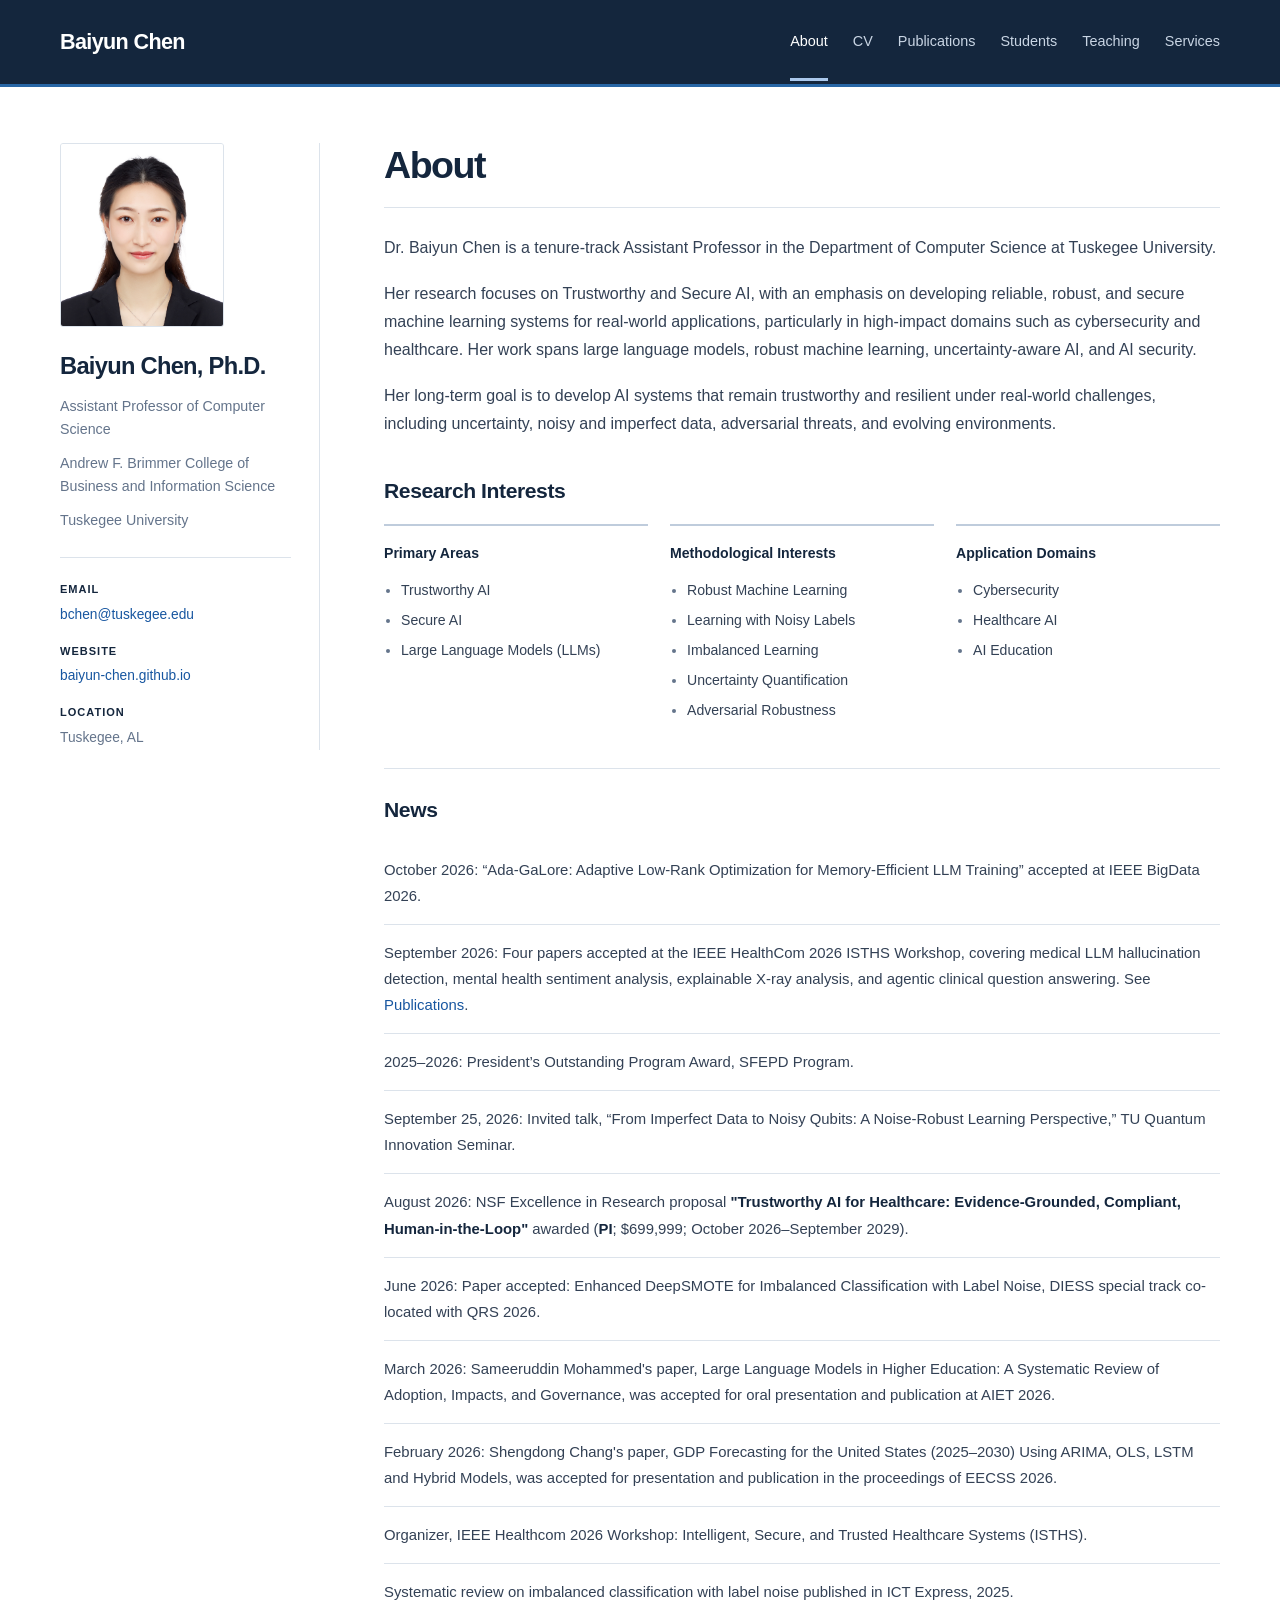
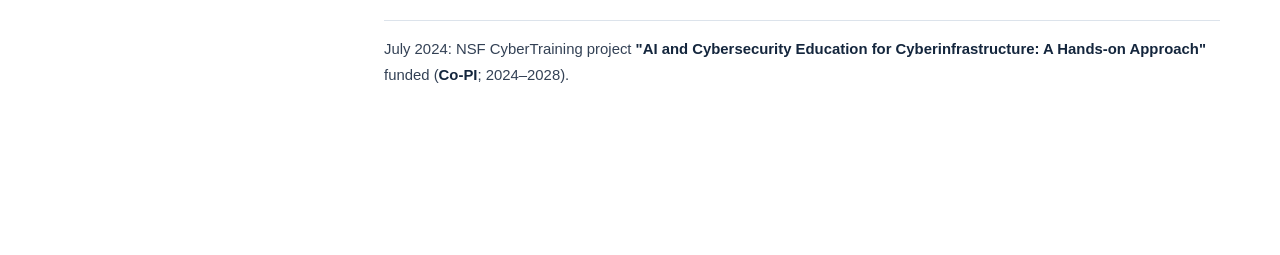
<file: index.html>
<!doctype html>
<html lang="en">
  <head>
    <meta charset="utf-8">
    <meta name="viewport" content="width=device-width, initial-scale=1">
    <meta name="description" content="Baiyun Chen, Ph.D. Assistant Professor of Computer Science at Tuskegee University.">
    <title>Baiyun Chen | About</title>
    <link rel="stylesheet" href="styles.css?v=20261113-professional">
  </head>
  <body>
    <header class="site-header">
      <div class="header-inner">
        <a class="site-logo" href="index.html">Baiyun Chen</a>
        <nav class="site-nav" aria-label="Main navigation">
          <a class="active" href="index.html">About</a>
          <a href="cv.html">CV</a>
          <a href="publications.html">Publications</a>
          <a href="students.html">Students</a>
          <a href="teaching.html">Teaching</a>
          <a href="services.html">Services</a>
        </nav>
      </div>
    </header>

    <main class="layout">
      <aside class="profile-column" aria-label="Profile and contact">
        <div class="profile-box">
          <img class="headshot" src="assets/chen-baiyun-headshot.jpg" alt="Baiyun Chen headshot">
          <h2 class="profile-name">Baiyun Chen, Ph.D.</h2>
          <p>Assistant Professor of Computer Science</p>
          <p>Andrew F. Brimmer College of Business and Information Science</p>
          <p>Tuskegee University</p>
          <ul class="profile-contact" aria-label="Profile contact links">
            <li><span>Email</span><a href="mailto:bchen@tuskegee.edu">bchen@tuskegee.edu</a></li>
            <li><span>Website</span><a href="https://baiyun-chen.github.io/">baiyun-chen.github.io</a></li>
            <li><span>Location</span>Tuskegee, AL</li>
          </ul>
        </div>
      </aside>

      <section class="main-column">

        <h1>About</h1>
        <p>
          Dr. Baiyun Chen is a tenure-track Assistant Professor in the Department
          of Computer Science at Tuskegee University.
        </p>
        <p>
          Her research focuses on Trustworthy and Secure AI, with an emphasis on
          developing reliable, robust, and secure machine learning systems for
          real-world applications, particularly in high-impact domains such as
          cybersecurity and healthcare. Her work spans large language models,
          robust machine learning, uncertainty-aware AI, and AI security.
        </p>
        <p>
          Her long-term goal is to develop AI systems that remain trustworthy and
          resilient under real-world challenges, including uncertainty, noisy and
          imperfect data, adversarial threats, and evolving environments.
        </p>

        <h2>Research Interests</h2>
        <div class="interest-groups">
          <section>
            <h3>Primary Areas</h3>
            <ul>
              <li>Trustworthy AI</li>
              <li>Secure AI</li>
              <li>Large Language Models (LLMs)</li>
            </ul>
          </section>
          <section>
            <h3>Methodological Interests</h3>
            <ul>
              <li>Robust Machine Learning</li>
              <li>Learning with Noisy Labels</li>
              <li>Imbalanced Learning</li>
              <li>Uncertainty Quantification</li>
              <li>Adversarial Robustness</li>
            </ul>
          </section>
          <section>
            <h3>Application Domains</h3>
            <ul>
              <li>Cybersecurity</li>
              <li>Healthcare AI</li>
              <li>AI Education</li>
            </ul>
          </section>
        </div>

        <section class="news-box">
          <h2>News</h2>
          <ul class="news-list">
            <li>October 2026: “Ada-GaLore: Adaptive Low-Rank Optimization for Memory-Efficient LLM Training” accepted at IEEE BigData 2026.</li>
            <li>September 2026: Four papers accepted at the IEEE HealthCom 2026 ISTHS Workshop, covering medical LLM hallucination detection, mental health sentiment analysis, explainable X-ray analysis, and agentic clinical question answering. See <a href="publications.html">Publications</a>.</li>
            <li>2025–2026: President’s Outstanding Program Award, SFEPD Program.</li>
            <li>September 25, 2026: Invited talk, “From Imperfect Data to Noisy Qubits: A Noise-Robust Learning Perspective,” TU Quantum Innovation Seminar.</li>
            <li>August 2026: NSF Excellence in Research proposal <strong>"Trustworthy AI for Healthcare: Evidence-Grounded, Compliant, Human-in-the-Loop"</strong> awarded (<strong>PI</strong>; $699,999; October 2026–September 2029).</li>            
            <li>June 2026: Paper accepted: Enhanced DeepSMOTE for Imbalanced Classification with Label Noise, DIESS special track co-located with QRS 2026.</li>
            <li>March 2026: Sameeruddin Mohammed's paper, Large Language Models in Higher Education: A Systematic Review of Adoption, Impacts, and Governance, was accepted for oral presentation and publication at AIET 2026.</li>
            <li>February 2026: Shengdong Chang's paper, GDP Forecasting for the United States (2025–2030) Using ARIMA, OLS, LSTM and Hybrid Models, was accepted for presentation and publication in the proceedings of EECSS 2026.</li>
            <li>Organizer, IEEE Healthcom 2026 Workshop: Intelligent, Secure, and Trusted Healthcare Systems (ISTHS).</li>
            <li>Systematic review on imbalanced classification with label noise published in ICT Express, 2025.</li>
            <li>July 2024: NSF CyberTraining project <strong>"AI and Cybersecurity Education for Cyberinfrastructure: A Hands-on Approach"</strong> funded (<strong>Co-PI</strong>; 2024–2028).</li>          </ul>
        </section>
      </section>
    </main>
  </body>
</html>
</file>
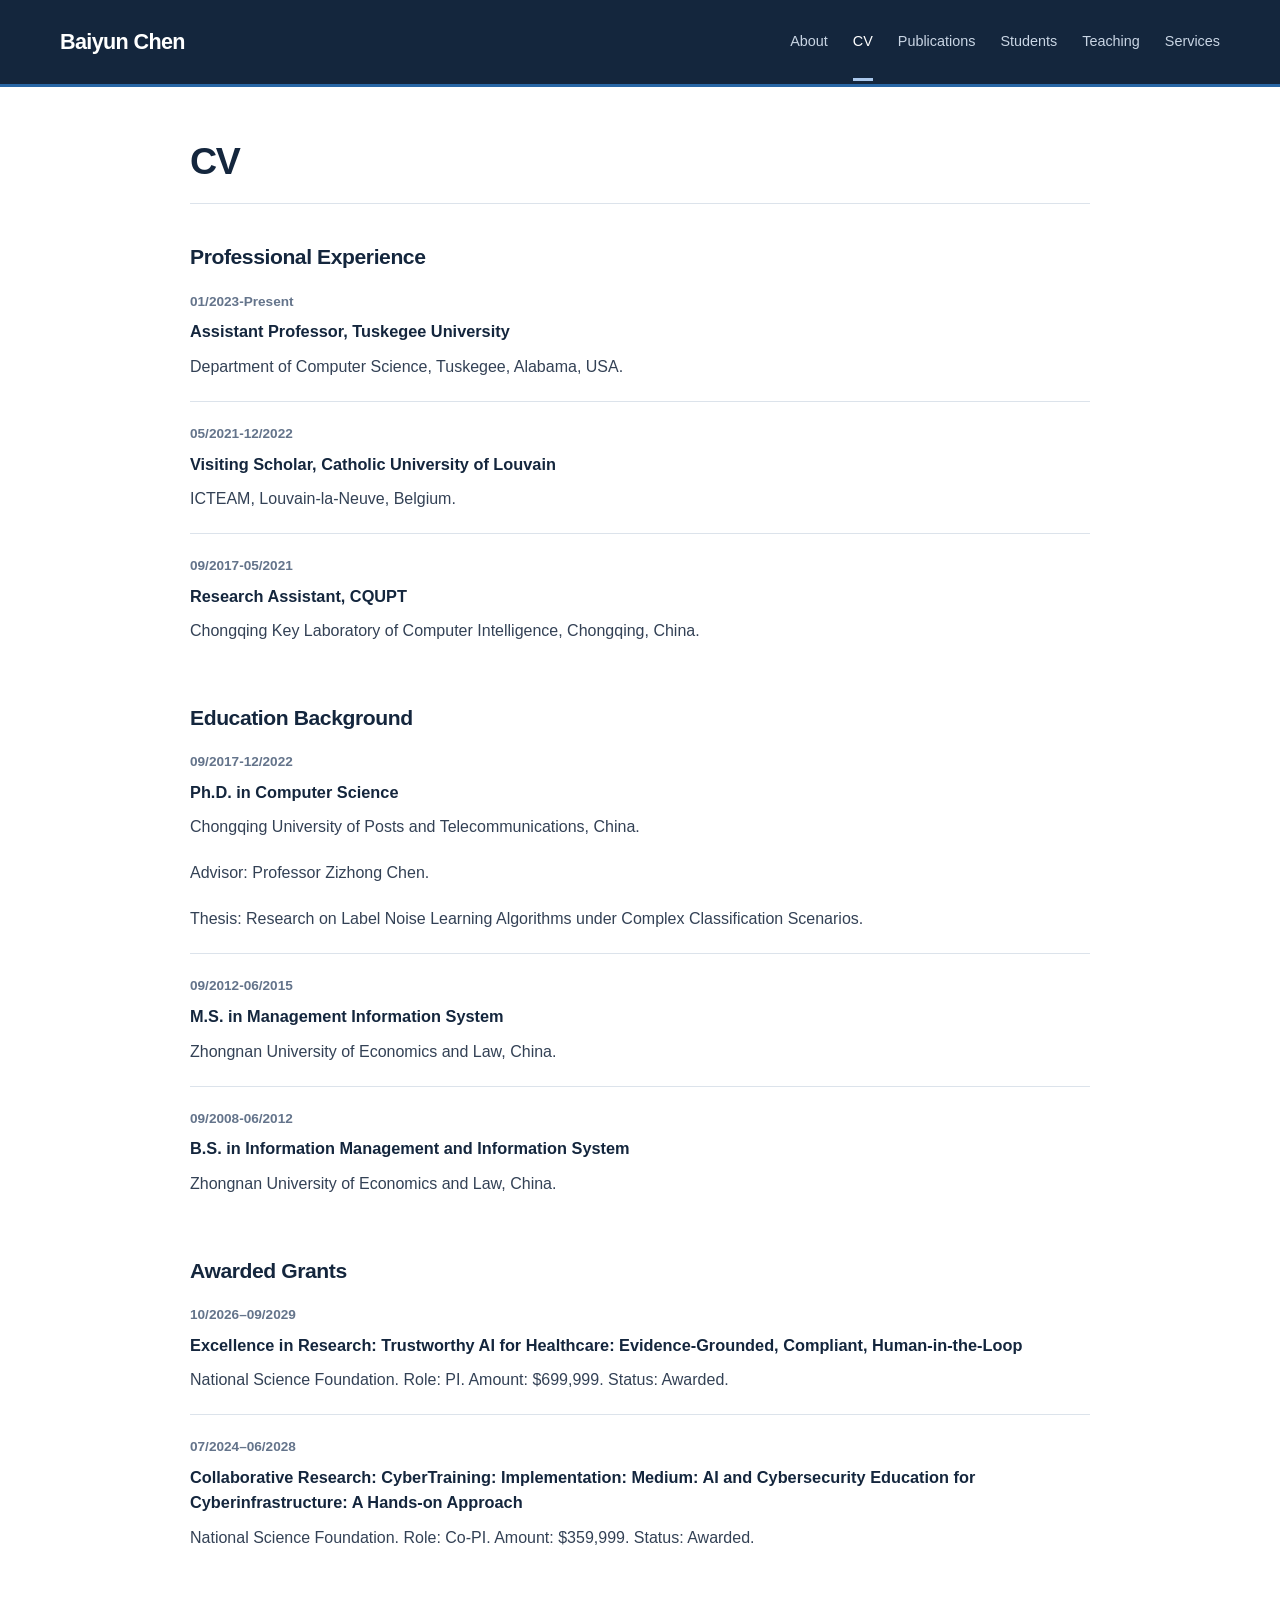
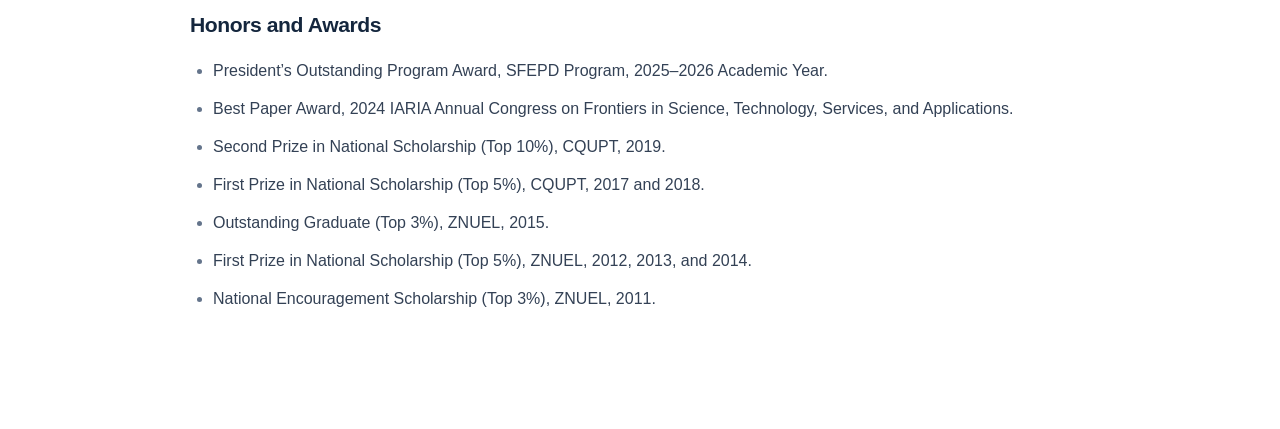
<file: cv.html>
<!doctype html>
<html lang="en">
  <head>
    <meta charset="utf-8">
    <meta name="viewport" content="width=device-width, initial-scale=1">
    <title>Baiyun Chen | CV</title>
    <link rel="stylesheet" href="styles.css?v=20261113-professional">
  </head>
  <body>
    <header class="site-header">
      <div class="header-inner">
        <a class="site-logo" href="index.html">Baiyun Chen</a>
        <nav class="site-nav" aria-label="Main navigation">
          <a href="index.html">About</a>
          <a class="active" href="cv.html">CV</a>
          <a href="publications.html">Publications</a>
          <a href="students.html">Students</a>
          <a href="teaching.html">Teaching</a>
          <a href="services.html">Services</a>
        </nav>
      </div>
    </header>

    <main class="content-page">
      <h1>CV</h1>

      <section>
        <h2>Professional Experience</h2>
        <article class="entry">
          <p class="date">01/2023-Present</p>
          <h3>Assistant Professor, Tuskegee University</h3>
          <p>Department of Computer Science, Tuskegee, Alabama, USA.</p>
        </article>
        <article class="entry">
          <p class="date">05/2021-12/2022</p>
          <h3>Visiting Scholar, Catholic University of Louvain</h3>
          <p>ICTEAM, Louvain-la-Neuve, Belgium.</p>
        </article>
        <article class="entry">
          <p class="date">09/2017-05/2021</p>
          <h3>Research Assistant, CQUPT</h3>
          <p>Chongqing Key Laboratory of Computer Intelligence, Chongqing, China.</p>
        </article>
      </section>

      <section>
        <h2>Education Background</h2>
        <article class="entry">
          <p class="date">09/2017-12/2022</p>
          <h3>Ph.D. in Computer Science</h3>
          <p>Chongqing University of Posts and Telecommunications, China.</p>
          <p>Advisor: Professor Zizhong Chen.</p>
          <p>Thesis: Research on Label Noise Learning Algorithms under Complex Classification Scenarios.</p>
        </article>
        <article class="entry">
          <p class="date">09/2012-06/2015</p>
          <h3>M.S. in Management Information System</h3>
          <p>Zhongnan University of Economics and Law, China.</p>
        </article>
        <article class="entry">
          <p class="date">09/2008-06/2012</p>
          <h3>B.S. in Information Management and Information System</h3>
          <p>Zhongnan University of Economics and Law, China.</p>
        </article>
      </section>

      <section>
        <h2>Awarded Grants</h2>
        <article class="entry"><p class="date">10/2026–09/2029</p><h3>Excellence in Research: Trustworthy AI for Healthcare: Evidence-Grounded, Compliant, Human-in-the-Loop</h3><p>National Science Foundation. Role: PI. Amount: $699,999. Status: Awarded.</p></article>
        <article class="entry"><p class="date">07/2024–06/2028</p><h3>Collaborative Research: CyberTraining: Implementation: Medium: AI and Cybersecurity Education for Cyberinfrastructure: A Hands-on Approach</h3><p>National Science Foundation. Role: Co-PI. Amount: $359,999. Status: Awarded.</p></article>
      </section>

      <section>
        <h2>Honors and Awards</h2>
        <ul>
          <li>President’s Outstanding Program Award, SFEPD Program, 2025–2026 Academic Year.</li>
          <li>Best Paper Award, 2024 IARIA Annual Congress on Frontiers in Science, Technology, Services, and Applications.</li>
          <li>Second Prize in National Scholarship (Top 10%), CQUPT, 2019.</li>
          <li>First Prize in National Scholarship (Top 5%), CQUPT, 2017 and 2018.</li>
          <li>Outstanding Graduate (Top 3%), ZNUEL, 2015.</li>
          <li>First Prize in National Scholarship (Top 5%), ZNUEL, 2012, 2013, and 2014.</li>
          <li>National Encouragement Scholarship (Top 3%), ZNUEL, 2011.</li>
        </ul>
      </section>
    </main>
  </body>
</html>
</file>
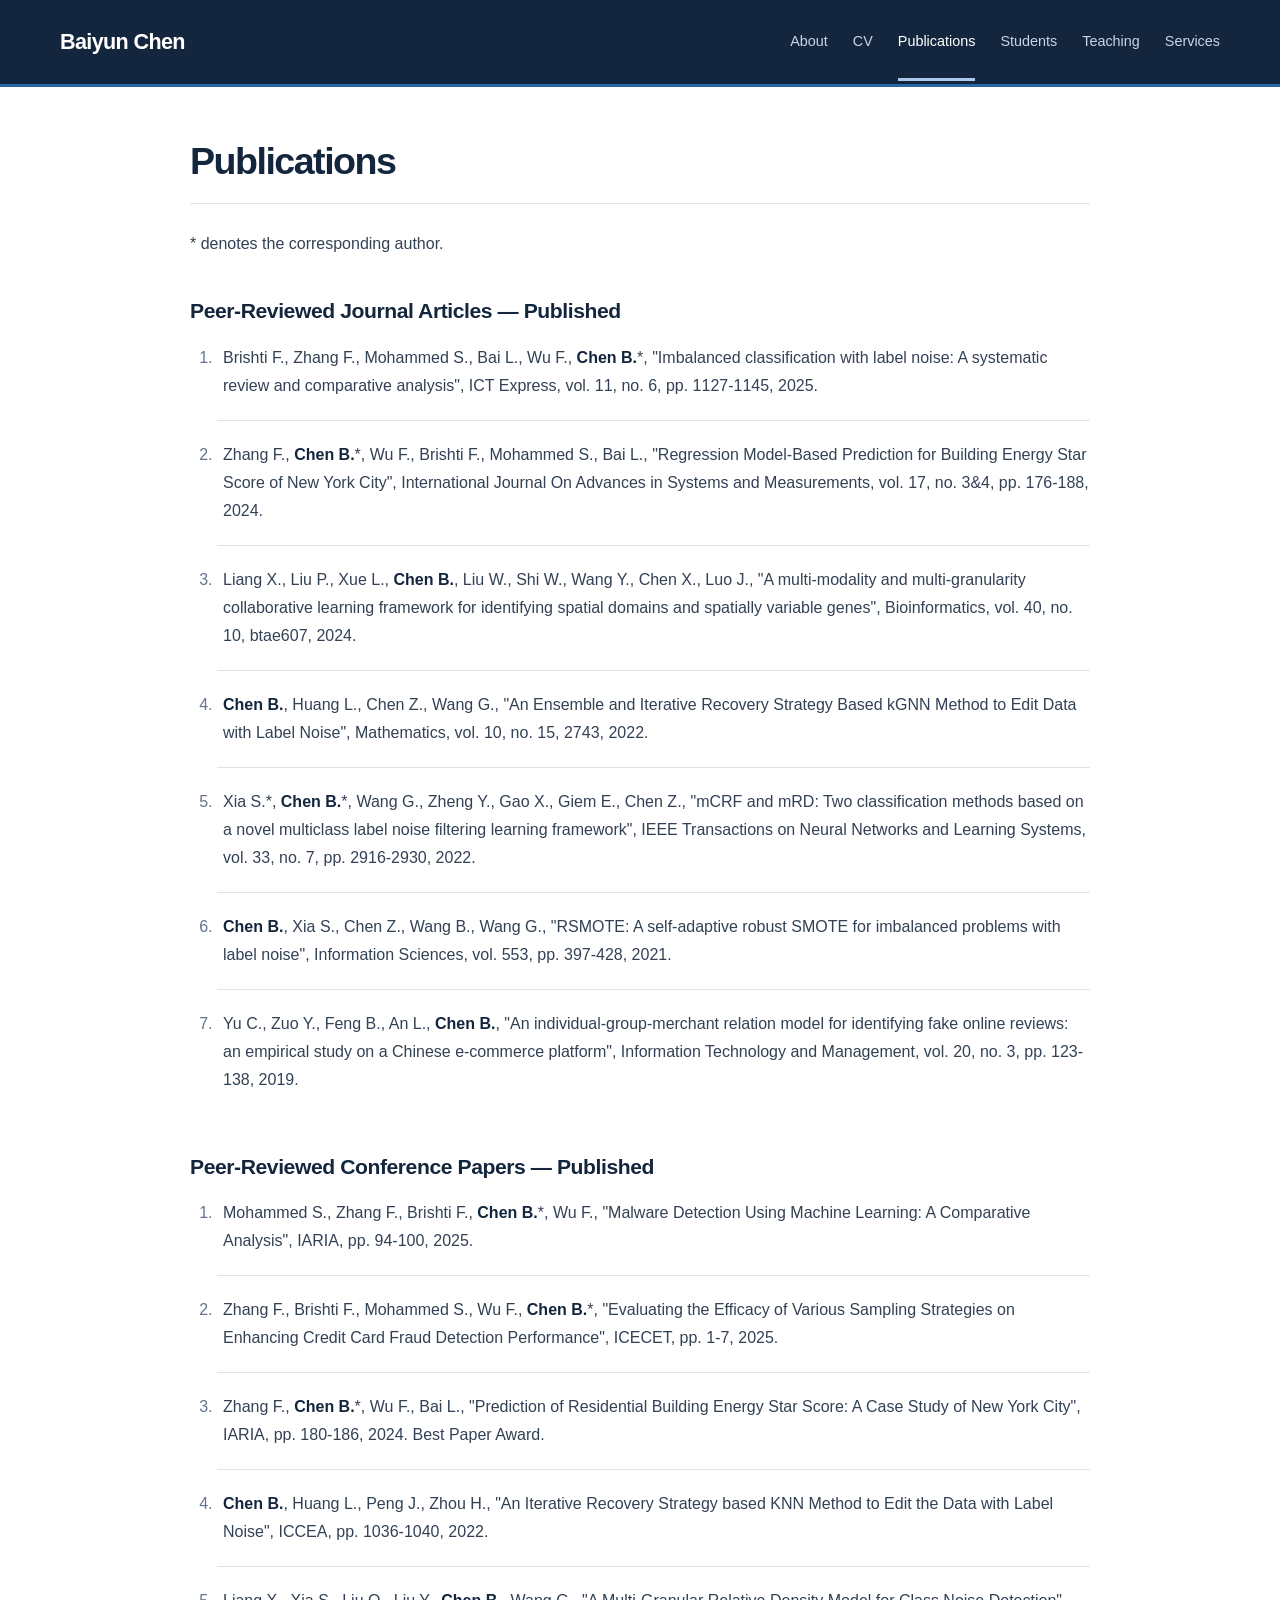
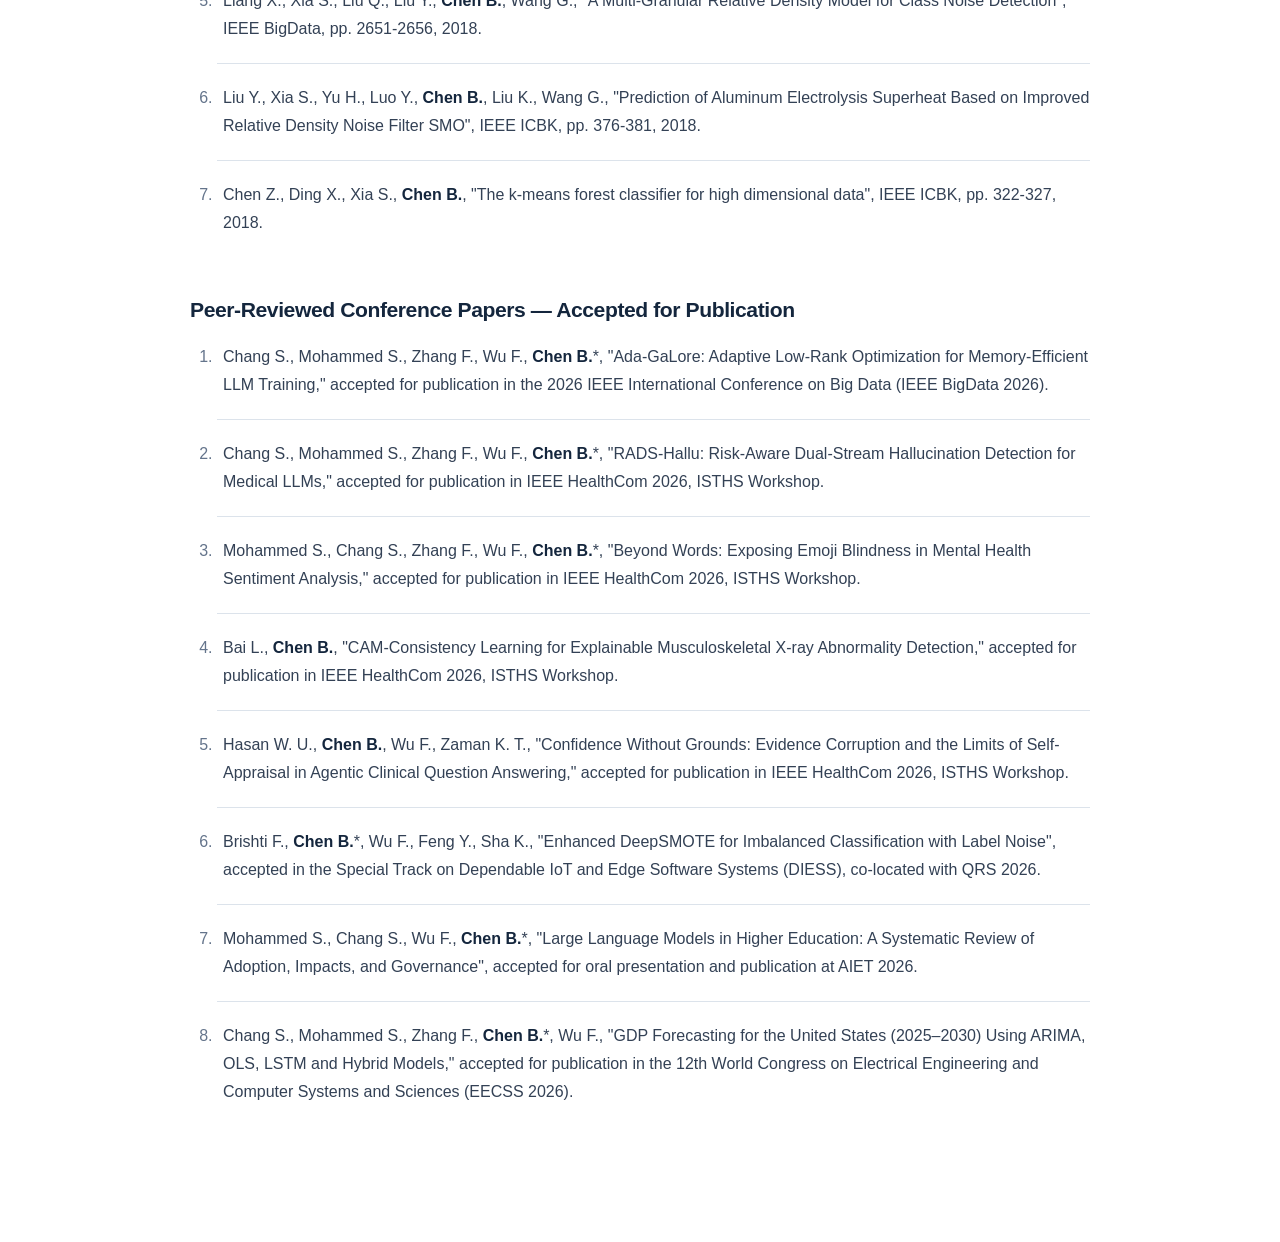
<file: publications.html>
<!doctype html>
<html lang="en">
  <head>
    <meta charset="utf-8">
    <meta name="viewport" content="width=device-width, initial-scale=1">
    <title>Baiyun Chen | Publications</title>
    <link rel="stylesheet" href="styles.css?v=20261113-professional">
  </head>
  <body>
    <header class="site-header">
      <div class="header-inner">
        <a class="site-logo" href="index.html">Baiyun Chen</a>
        <nav class="site-nav" aria-label="Main navigation">
          <a href="index.html">About</a>
          <a href="cv.html">CV</a>
          <a class="active" href="publications.html">Publications</a>
          <a href="students.html">Students</a>
          <a href="teaching.html">Teaching</a>
          <a href="services.html">Services</a>
        </nav>
      </div>
    </header>

    <main class="content-page">
      <h1>Publications</h1>
      <p>* denotes the corresponding author.</p>
      <section><h2>Peer-Reviewed Journal Articles — Published</h2><ol class="publication-list">
        <li>Brishti F., Zhang F., Mohammed S., Bai L., Wu F., <strong>Chen B.</strong>*, "Imbalanced classification with label noise: A systematic review and comparative analysis", ICT Express, vol. 11, no. 6, pp. 1127-1145, 2025.</li>
        <li>Zhang F., <strong>Chen B.</strong>*, Wu F., Brishti F., Mohammed S., Bai L., "Regression Model-Based Prediction for Building Energy Star Score of New York City", International Journal On Advances in Systems and Measurements, vol. 17, no. 3&amp;4, pp. 176-188, 2024.</li>
        <li>Liang X., Liu P., Xue L., <strong>Chen B.</strong>, Liu W., Shi W., Wang Y., Chen X., Luo J., "A multi-modality and multi-granularity collaborative learning framework for identifying spatial domains and spatially variable genes", Bioinformatics, vol. 40, no. 10, btae607, 2024.</li>
        <li><strong>Chen B.</strong>, Huang L., Chen Z., Wang G., "An Ensemble and Iterative Recovery Strategy Based kGNN Method to Edit Data with Label Noise", Mathematics, vol. 10, no. 15, 2743, 2022.</li>
        <li>Xia S.*, <strong>Chen B.</strong>*, Wang G., Zheng Y., Gao X., Giem E., Chen Z., "mCRF and mRD: Two classification methods based on a novel multiclass label noise filtering learning framework", IEEE Transactions on Neural Networks and Learning Systems, vol. 33, no. 7, pp. 2916-2930, 2022.</li>
        <li><strong>Chen B.</strong>, Xia S., Chen Z., Wang B., Wang G., "RSMOTE: A self-adaptive robust SMOTE for imbalanced problems with label noise", Information Sciences, vol. 553, pp. 397-428, 2021.</li>
        <li>Yu C., Zuo Y., Feng B., An L., <strong>Chen B.</strong>, "An individual-group-merchant relation model for identifying fake online reviews: an empirical study on a Chinese e-commerce platform", Information Technology and Management, vol. 20, no. 3, pp. 123-138, 2019.</li>
      </ol></section>
      <section><h2>Peer-Reviewed Conference Papers — Published</h2><ol class="publication-list">
        <li>Mohammed S., Zhang F., Brishti F., <strong>Chen B.</strong>*, Wu F., "Malware Detection Using Machine Learning: A Comparative Analysis", IARIA, pp. 94-100, 2025.</li>
        <li>Zhang F., Brishti F., Mohammed S., Wu F., <strong>Chen B.</strong>*, "Evaluating the Efficacy of Various Sampling Strategies on Enhancing Credit Card Fraud Detection Performance", ICECET, pp. 1-7, 2025.</li>
        <li>Zhang F., <strong>Chen B.</strong>*, Wu F., Bai L., "Prediction of Residential Building Energy Star Score: A Case Study of New York City", IARIA, pp. 180-186, 2024. Best Paper Award.</li>
        <li><strong>Chen B.</strong>, Huang L., Peng J., Zhou H., "An Iterative Recovery Strategy based KNN Method to Edit the Data with Label Noise", ICCEA, pp. 1036-1040, 2022.</li>
        <li>Liang X., Xia S., Liu Q., Liu Y., <strong>Chen B.</strong>, Wang G., "A Multi-Granular Relative Density Model for Class Noise Detection", IEEE BigData, pp. 2651-2656, 2018.</li>
        <li>Liu Y., Xia S., Yu H., Luo Y., <strong>Chen B.</strong>, Liu K., Wang G., "Prediction of Aluminum Electrolysis Superheat Based on Improved Relative Density Noise Filter SMO", IEEE ICBK, pp. 376-381, 2018.</li>
        <li>Chen Z., Ding X., Xia S., <strong>Chen B.</strong>, "The k-means forest classifier for high dimensional data", IEEE ICBK, pp. 322-327, 2018.</li>
      </ol></section>
      <section><h2>Peer-Reviewed Conference Papers — Accepted for Publication</h2><ol class="publication-list">
        <li>Chang S., Mohammed S., Zhang F., Wu F., <strong>Chen B.</strong>*, "Ada-GaLore: Adaptive Low-Rank Optimization for Memory-Efficient LLM Training," accepted for publication in the 2026 IEEE International Conference on Big Data (IEEE BigData 2026).</li>
        <li>Chang S., Mohammed S., Zhang F., Wu F., <strong>Chen B.</strong>*, "RADS-Hallu: Risk-Aware Dual-Stream Hallucination Detection for Medical LLMs," accepted for publication in IEEE HealthCom 2026, ISTHS Workshop.</li>
        <li>Mohammed S., Chang S., Zhang F., Wu F., <strong>Chen B.</strong>*, "Beyond Words: Exposing Emoji Blindness in Mental Health Sentiment Analysis," accepted for publication in IEEE HealthCom 2026, ISTHS Workshop.</li>
        <li>Bai L., <strong>Chen B.</strong>, "CAM-Consistency Learning for Explainable Musculoskeletal X-ray Abnormality Detection," accepted for publication in IEEE HealthCom 2026, ISTHS Workshop.</li>
        <li>Hasan W. U., <strong>Chen B.</strong>, Wu F., Zaman K. T., "Confidence Without Grounds: Evidence Corruption and the Limits of Self-Appraisal in Agentic Clinical Question Answering," accepted for publication in IEEE HealthCom 2026, ISTHS Workshop.</li>
        <li>Brishti F., <strong>Chen B.</strong>*, Wu F., Feng Y., Sha K., "Enhanced DeepSMOTE for Imbalanced Classification with Label Noise", accepted in the Special Track on Dependable IoT and Edge Software Systems (DIESS), co-located with QRS 2026.</li>
        <li>Mohammed S., Chang S., Wu F., <strong>Chen B.</strong>*, "Large Language Models in Higher Education: A Systematic Review of Adoption, Impacts, and Governance", accepted for oral presentation and publication at AIET 2026.</li>
        <li>Chang S., Mohammed S., Zhang F., <strong>Chen B.</strong>*, Wu F., "GDP Forecasting for the United States (2025–2030) Using ARIMA, OLS, LSTM and Hybrid Models," accepted for publication in the 12th World Congress on Electrical Engineering and Computer Systems and Sciences (EECSS 2026).</li>
      </ol></section>
    </main>
  </body>
</html>
</file>
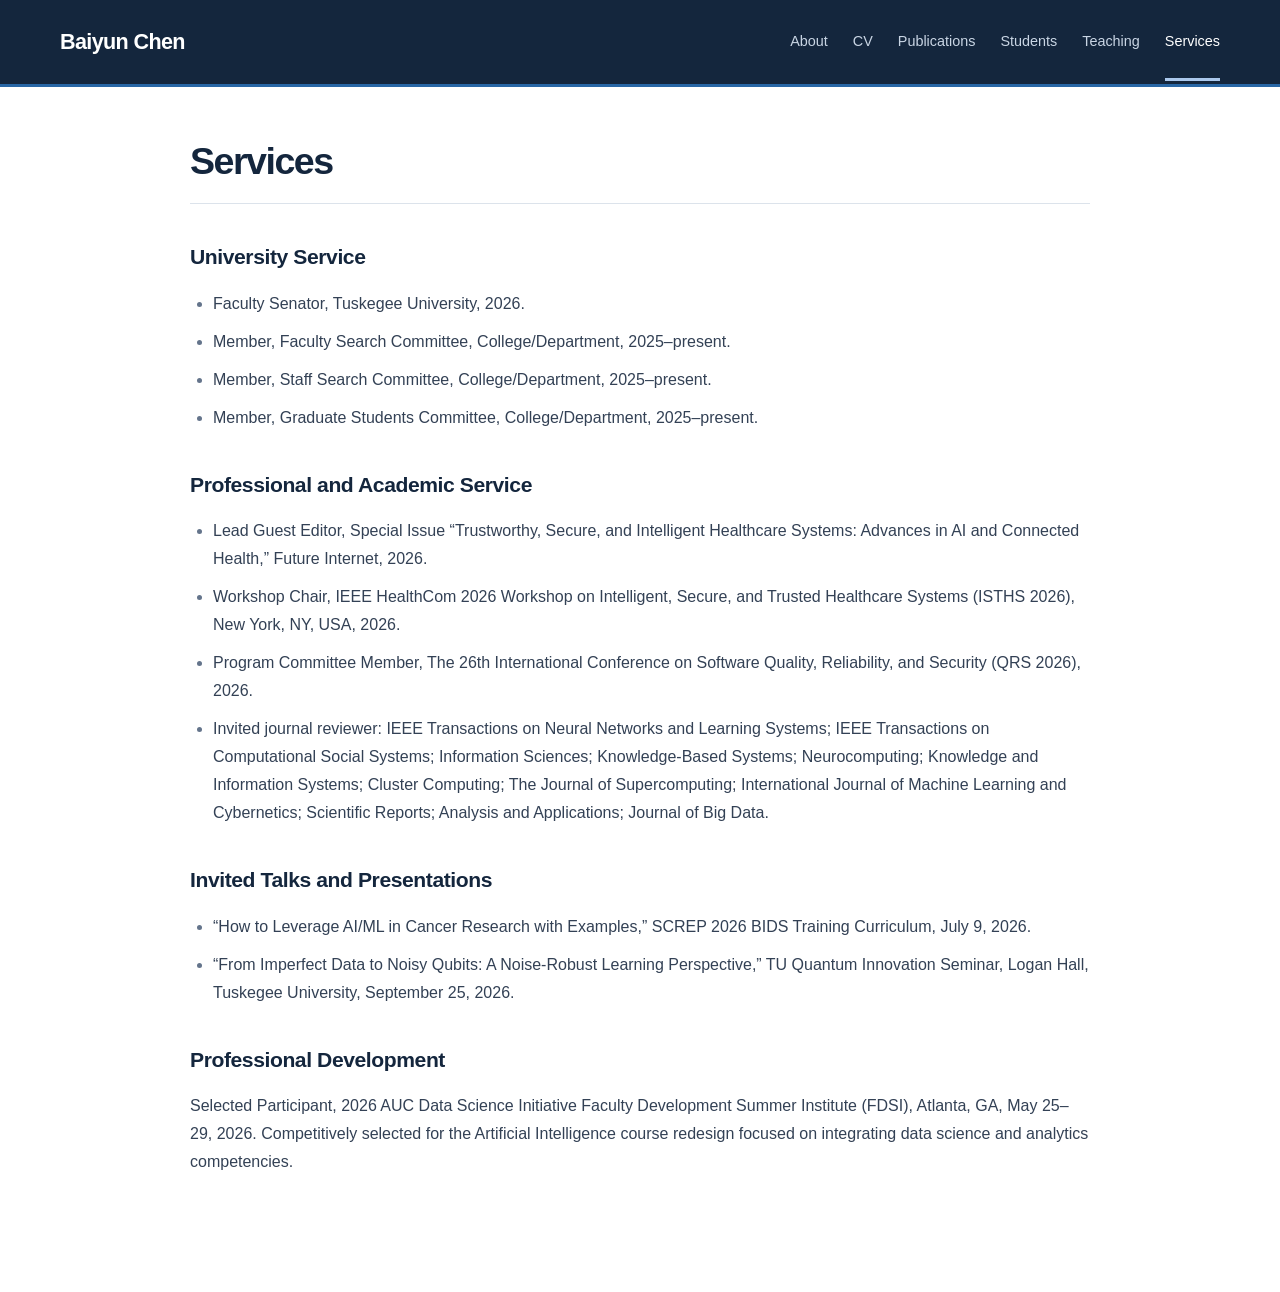
<file: services.html>
<!doctype html>
<html lang="en">
  <head>
    <meta charset="utf-8">
    <meta name="viewport" content="width=device-width, initial-scale=1">
    <title>Baiyun Chen | Services</title>
    <link rel="stylesheet" href="styles.css?v=20261113-professional">
  </head>
  <body>
    <header class="site-header">
      <div class="header-inner">
        <a class="site-logo" href="index.html">Baiyun Chen</a>
        <nav class="site-nav" aria-label="Main navigation">
          <a href="index.html">About</a>
          <a href="cv.html">CV</a>
          <a href="publications.html">Publications</a>
          <a href="students.html">Students</a>
          <a href="teaching.html">Teaching</a>
          <a class="active" href="services.html">Services</a>
        </nav>
      </div>
    </header>

    <main class="content-page">
      <h1>Services</h1>

      <section>
        <h2>University Service</h2>
        <ul>
          <li>Faculty Senator, Tuskegee University, 2026.</li>
          <li>Member, Faculty Search Committee, College/Department, 2025–present.</li>
          <li>Member, Staff Search Committee, College/Department, 2025–present.</li>
          <li>Member, Graduate Students Committee, College/Department, 2025–present.</li>
        </ul>
      </section>
      <section>
        <h2>Professional and Academic Service</h2>
        <ul>
          <li>Lead Guest Editor, Special Issue “Trustworthy, Secure, and Intelligent Healthcare Systems: Advances in AI and Connected Health,” Future Internet, 2026.</li>
          <li>Workshop Chair, IEEE HealthCom 2026 Workshop on Intelligent, Secure, and Trusted Healthcare Systems (ISTHS 2026), New York, NY, USA, 2026.</li>
          <li>Program Committee Member, The 26th International Conference on Software Quality, Reliability, and Security (QRS 2026), 2026.</li>
          <li>Invited journal reviewer: IEEE Transactions on Neural Networks and Learning Systems; IEEE Transactions on Computational Social Systems; Information Sciences; Knowledge-Based Systems; Neurocomputing; Knowledge and Information Systems; Cluster Computing; The Journal of Supercomputing; International Journal of Machine Learning and Cybernetics; Scientific Reports; Analysis and Applications; Journal of Big Data.</li>
        </ul>
      </section>
      <section>
        <h2>Invited Talks and Presentations</h2>
        <ul>
          <li>“How to Leverage AI/ML in Cancer Research with Examples,” SCREP 2026 BIDS Training Curriculum, July 9, 2026.</li>
          <li>“From Imperfect Data to Noisy Qubits: A Noise-Robust Learning Perspective,” TU Quantum Innovation Seminar, Logan Hall, Tuskegee University, September 25, 2026.</li>
        </ul>
      </section>
      <section>
        <h2>Professional Development</h2>
        <p>Selected Participant, 2026 AUC Data Science Initiative Faculty Development Summer Institute (FDSI), Atlanta, GA, May 25–29, 2026. Competitively selected for the Artificial Intelligence course redesign focused on integrating data science and analytics competencies.</p>
      </section>
    </main>
  </body>
</html>
</file>
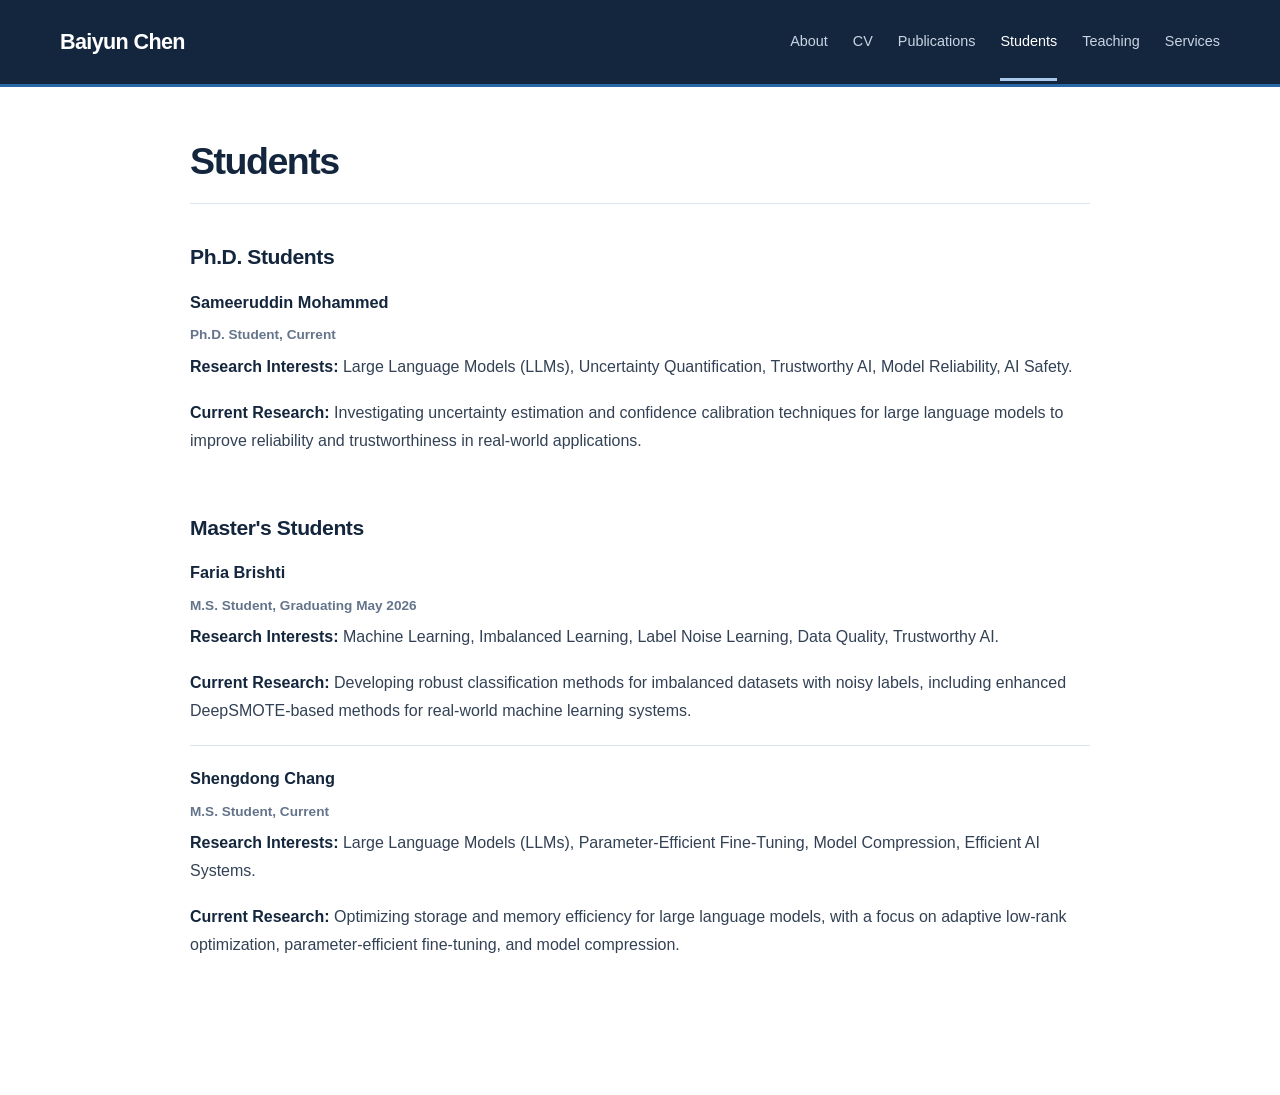
<file: students.html>
<!doctype html>
<html lang="en">
  <head>
    <meta charset="utf-8">
    <meta name="viewport" content="width=device-width, initial-scale=1">
    <title>Baiyun Chen | Students</title>
    <link rel="stylesheet" href="styles.css?v=20261113-professional">
  </head>
  <body>
    <header class="site-header">
      <div class="header-inner">
        <a class="site-logo" href="index.html">Baiyun Chen</a>
        <nav class="site-nav" aria-label="Main navigation">
          <a href="index.html">About</a>
          <a href="cv.html">CV</a>
          <a href="publications.html">Publications</a>
          <a class="active" href="students.html">Students</a>
          <a href="teaching.html">Teaching</a>
          <a href="services.html">Services</a>
        </nav>
      </div>
    </header>

    <main class="content-page">
      <h1>Students</h1>

      <section>
        <h2>Ph.D. Students</h2>
        <article class="entry">
          <h3>Sameeruddin Mohammed</h3>
          <p class="date">Ph.D. Student, Current</p>
          <p><strong>Research Interests:</strong> Large Language Models (LLMs), Uncertainty Quantification, Trustworthy AI, Model Reliability, AI Safety.</p>
          <p><strong>Current Research:</strong> Investigating uncertainty estimation and confidence calibration techniques for large language models to improve reliability and trustworthiness in real-world applications.</p>
        </article>
      </section>

      <section>
        <h2>Master's Students</h2>
        <article class="entry">
          <h3>Faria Brishti</h3>
          <p class="date">M.S. Student, Graduating May 2026</p>
          <p><strong>Research Interests:</strong> Machine Learning, Imbalanced Learning, Label Noise Learning, Data Quality, Trustworthy AI.</p>
          <p><strong>Current Research:</strong> Developing robust classification methods for imbalanced datasets with noisy labels, including enhanced DeepSMOTE-based methods for real-world machine learning systems.</p>
        </article>
        <article class="entry">
          <h3>Shengdong Chang</h3>
          <p class="date">M.S. Student, Current</p>
          <p><strong>Research Interests:</strong> Large Language Models (LLMs), Parameter-Efficient Fine-Tuning, Model Compression, Efficient AI Systems.</p>
          <p><strong>Current Research:</strong> Optimizing storage and memory efficiency for large language models, with a focus on adaptive low-rank optimization, parameter-efficient fine-tuning, and model compression.</p>
        </article>
      </section>
    </main>
  </body>
</html>
</file>
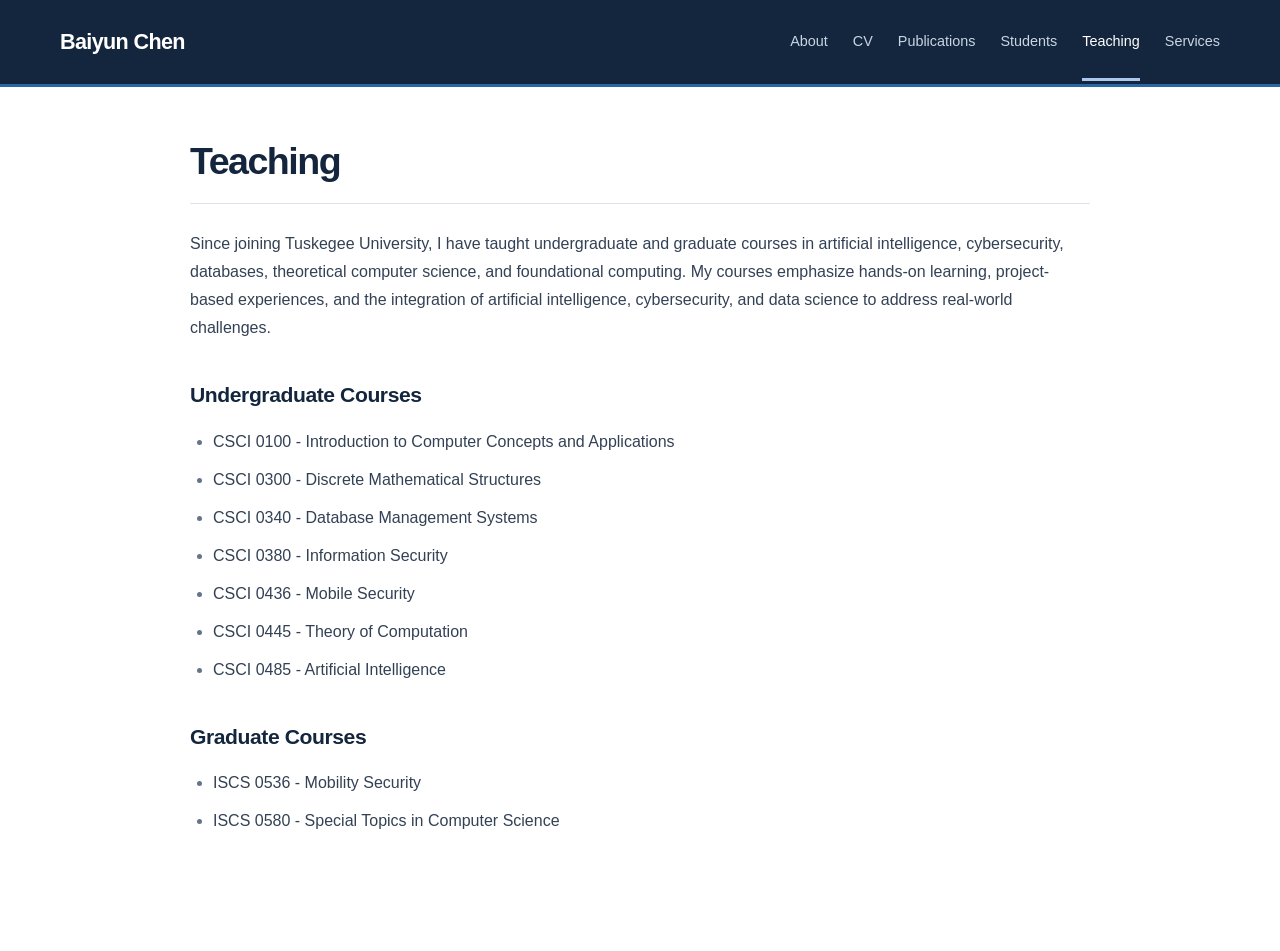
<file: teaching.html>
<!doctype html>
<html lang="en">
  <head>
    <meta charset="utf-8">
    <meta name="viewport" content="width=device-width, initial-scale=1">
    <title>Baiyun Chen | Teaching</title>
    <link rel="stylesheet" href="styles.css?v=20261113-professional">
  </head>
  <body>
    <header class="site-header">
      <div class="header-inner">
        <a class="site-logo" href="index.html">Baiyun Chen</a>
        <nav class="site-nav" aria-label="Main navigation">
          <a href="index.html">About</a>
          <a href="cv.html">CV</a>
          <a href="publications.html">Publications</a>
          <a href="students.html">Students</a>
          <a class="active" href="teaching.html">Teaching</a>
          <a href="services.html">Services</a>
        </nav>
      </div>
    </header>

    <main class="content-page">
      <h1>Teaching</h1>
      <p>
        Since joining Tuskegee University, I have taught undergraduate and
        graduate courses in artificial intelligence, cybersecurity, databases,
        theoretical computer science, and foundational computing. My courses
        emphasize hands-on learning, project-based experiences, and the
        integration of artificial intelligence, cybersecurity, and data science to
        address real-world challenges.
      </p>

      <section>
        <h2>Undergraduate Courses</h2>
        <ul>
          <li>CSCI 0100 - Introduction to Computer Concepts and Applications</li>
          <li>CSCI 0300 - Discrete Mathematical Structures</li>
          <li>CSCI 0340 - Database Management Systems</li>
          <li>CSCI 0380 - Information Security</li>
          <li>CSCI 0436 - Mobile Security</li>
          <li>CSCI 0445 - Theory of Computation</li>
          <li>CSCI 0485 - Artificial Intelligence</li>
        </ul>
      </section>

      <section>
        <h2>Graduate Courses</h2>
        <ul>
          <li>ISCS 0536 - Mobility Security</li>
          <li>ISCS 0580 - Special Topics in Computer Science</li>
        </ul>
      </section>
    </main>
  </body>
</html>
</file>
<file: styles.css>
:root {
  --text: #334155;
  --muted: #64748b;
  --heading: #14263d;
  --link: #1756a0;
  --link-hover: #103d73;
  --line: #dce3eb;
  --soft: #f5f7fa;
  --accent: #1756a0;
  --max: 1160px;
}
* { box-sizing: border-box; }
html { scroll-padding-top: 24px; }
body {
  margin: 0;
  background: #fff;
  color: var(--text);
  font-family: -apple-system, BlinkMacSystemFont, "Segoe UI", Arial, sans-serif;
  font-size: 16px;
  line-height: 1.75;
  -webkit-font-smoothing: antialiased;
}
a { color: var(--link); text-decoration: none; text-underline-offset: 4px; }
a:hover { color: var(--link-hover); text-decoration: underline; }
a:focus-visible { outline: 2px solid var(--accent); outline-offset: 5px; border-radius: 2px; }
.site-header { background: #14263d; border-bottom: 3px solid #2866a5; }
.header-inner {
  display: flex; align-items: center; justify-content: space-between;
  gap: 28px; width: min(var(--max), calc(100% - 64px));
  min-height: 84px; margin: 0 auto;
}
.site-logo { color: #fff; font-size: 1.35rem; font-weight: 650; letter-spacing: -.03em; white-space: nowrap; }
.site-logo:hover { color: #fff; text-decoration: none; }
.site-nav { display: flex; align-items: center; gap: 25px; overflow-x: auto; white-space: nowrap; }
.site-nav a { display: block; padding: 26px 0 23px; border-bottom: 3px solid transparent; color: #c9d5e4; font-size: .9rem; font-weight: 500; }
.site-nav a:hover { color: #fff; text-decoration: none; border-bottom-color: #6f94be; }
.site-nav a.active { color: #fff; border-bottom-color: #aac8ec; }
.layout {
  display: grid; grid-template-columns: 260px minmax(0, 1fr);
  gap: 64px; width: min(var(--max), calc(100% - 64px));
  margin: 0 auto; padding: 56px 0 80px;
}
.content-page { width: min(900px, calc(100% - 64px)); margin: 0 auto; padding: 52px 0 80px; }
.main-column, .content-page, .profile-column { min-width: 0; }
h1, h2, h3, p { margin-top: 0; }
h1 { margin-bottom: 26px; padding-bottom: 19px; border-bottom: 1px solid var(--line); color: var(--heading); font-size: 2.35rem; font-weight: 650; letter-spacing: -.04em; line-height: 1.2; }
h2 { margin: 38px 0 18px; color: var(--heading); font-size: 1.32rem; font-weight: 650; letter-spacing: -.02em; line-height: 1.4; }
h3 { margin-bottom: 8px; color: var(--heading); font-size: 1.02rem; font-weight: 650; line-height: 1.55; }
p { margin-bottom: 18px; }
ul, ol { padding-left: 23px; }
li { margin-bottom: 10px; }
li::marker { color: var(--muted); }
section { margin-bottom: 36px; }
.entry, .publication-list li { padding-bottom: 20px; margin-bottom: 20px; border-bottom: 1px solid var(--line); }
.entry:last-child, .publication-list li:last-child { border-bottom: 0; }
.entry p:last-child { margin-bottom: 0; }
.date { margin-bottom: 6px; color: var(--muted); font-size: .85rem; font-weight: 550; font-variant-numeric: tabular-nums; }
.profile-box { position: sticky; top: 32px; padding: 0 28px 0 0; border-right: 1px solid var(--line); }
.profile-name { margin: 0 0 12px; font-size: 1.48rem; line-height: 1.35; letter-spacing: -.03em; }
.headshot { display: block; width: 164px; height: 184px; max-width: 100%; margin-bottom: 24px; border: 1px solid var(--line); border-radius: 3px; object-fit: cover; object-position: center top; background: var(--soft); }
.feature-image { display: none; }
.profile-box p { margin-bottom: 10px; color: var(--muted); font-size: .89rem; line-height: 1.65; }
.profile-box a { overflow-wrap: anywhere; }
.profile-contact { display: grid; gap: 15px; margin: 25px 0 0; padding: 22px 0 0; border-top: 1px solid var(--line); list-style: none; color: var(--muted); font-size: .86rem; }
.profile-contact li { margin: 0; }
.profile-contact span { display: block; margin-bottom: 3px; color: var(--heading); font-size: .69rem; font-weight: 650; letter-spacing: .09em; text-transform: uppercase; }
.interest-groups { display: grid; grid-template-columns: repeat(3, minmax(0, 1fr)); gap: 22px; }
.interest-groups section { margin: 0; padding: 17px 0 0; border-top: 2px solid #bfccdc; }
.interest-groups h3 { color: var(--heading); font-size: .88rem; }
.interest-groups ul { margin-bottom: 0; padding-left: 17px; font-size: .88rem; line-height: 1.65; }
.interest-groups li { margin-bottom: 7px; }
.news-box { padding: 26px 0 0; margin-top: 38px; border-top: 1px solid var(--line); background: transparent; }
.news-box h2 { margin-top: 0; }
.news-list { margin: 0; padding: 0; list-style: none; font-size: .93rem; }
.news-list li { margin: 0; padding: 15px 0; border-bottom: 1px solid var(--line); }
.news-list li:last-child { border-bottom: 0; }
.publication-list { padding-left: 27px; }
.publication-list li { padding-left: 6px; overflow-wrap: anywhere; }
strong { color: var(--heading); font-weight: 650; }
@media (max-width: 1000px) {
  .layout { gap: 36px; grid-template-columns: 230px minmax(0, 1fr); }
  .interest-groups { grid-template-columns: 1fr; gap: 18px; }
}
@media (max-width: 820px) {
  .header-inner { align-items: flex-start; flex-direction: column; gap: 6px; padding: 20px 0 0; }
  .site-nav { width: 100%; gap: 24px; }
  .site-nav a { padding: 12px 0 15px; }
  .layout { grid-template-columns: 1fr; gap: 34px; padding-top: 32px; }
  .profile-box { position: static; padding: 0 0 28px; border-right: 0; border-bottom: 1px solid var(--line); }
  .headshot { width: 130px; height: 146px; }
  .profile-contact { grid-template-columns: repeat(3, minmax(0, 1fr)); }
  .content-page { padding-top: 34px; }
}
@media (max-width: 520px) {
  body { font-size: 15px; }
  .header-inner, .layout, .content-page { width: calc(100% - 36px); }
  .site-nav { gap: 20px; }
  .site-nav a { font-size: .84rem; }
  h1 { font-size: 2rem; }
  .profile-contact { grid-template-columns: 1fr; gap: 12px; }
  .profile-contact span { display: inline-block; width: 78px; margin-right: 8px; }
}
@media (prefers-reduced-motion: reduce) { html { scroll-behavior: auto; } }
@media print {
  .site-header, .feature-image { display: none; }
  .layout { display: block; padding: 0; }
  .profile-box { position: static; border: 0; padding: 0; }
  .content-page { width: 100%; padding: 0; }
  a { color: inherit; }
}
</file>
